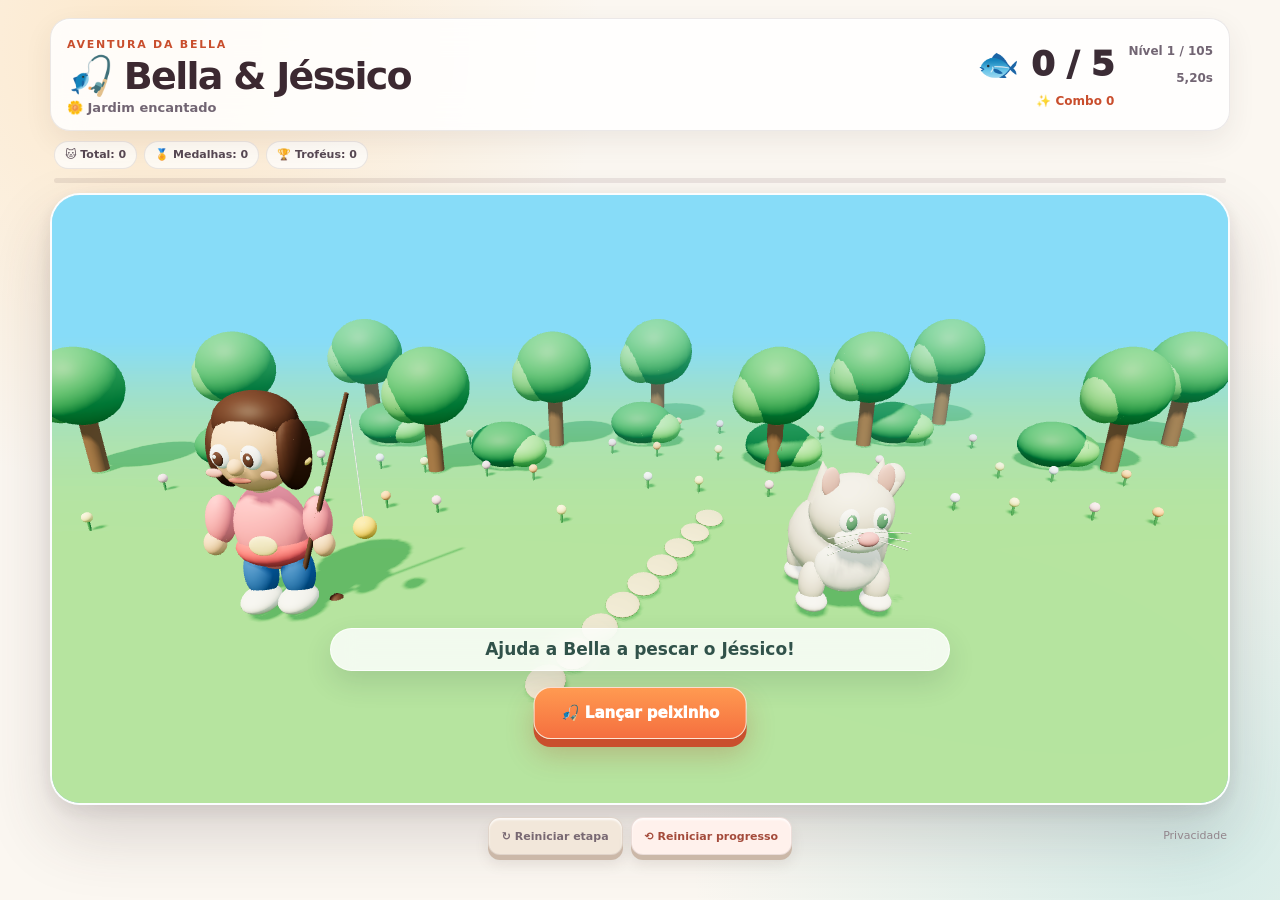
<file: index.html>
<!doctype html>
<html lang="pt-BR">
<head>
  <meta charset="UTF-8"/><meta name="viewport" content="width=device-width,initial-scale=1.0"/>
  <meta name="theme-color" content="#fbf7f1"/><meta name="description" content="Uma aventura 3D com Bella, Jéssico, Black e as calopsitas."/>
  <link rel="icon" href="./favicon.svg" type="image/svg+xml"/><title>Pescando com a Bella</title>
  <script type="module" crossorigin src="./index-B7GgNwq3.js"></script>
  <link rel="stylesheet" crossorigin href="./index-BqiIAz38.css"/><link rel="stylesheet" href="./premium-pass.css"/>
</head>
<body><main>
<header><div><span class="eyebrow">AVENTURA DA BELLA</span><h1>🎣 Bella &amp; Jéssico</h1><div id="world">🌼 Jardim encantado</div></div><div class="scoreboard"><span id="score">🐟 0 / 5</span><span id="level">Nível 1 / 105</span><span id="seconds">5,20s</span><span id="streak">✨ Combo 0</span></div></header>
<div class="awards"><span id="lifetime">🐱 Total: 0</span><span id="medals">🏅 Medalhas: 0</span><span id="trophies">🏆 Troféus: 0</span></div><div class="progress"><div id="progressfill"></div></div>
<section id="scene" class="garden"><div id="decor-back"></div><div class="sun">☀️</div><div class="cloud">☁️</div><div class="cloud second">☁️</div><div id="decor-front"></div><div id="boat" hidden>⛵</div><div id="bella"><span class="character">👧🏻</span><small>Bella</small></div><div id="rod">🎣</div><div id="fish">🐟</div><div id="cat" role="button" tabindex="0" aria-label="Capturar Jéssico"><span class="character">🐱</span><small>Jéssico</small></div><div id="black" class="bonus-target" role="button" tabindex="0" aria-label="Capturar Black" hidden><span>🐈‍⬛</span><small>Black</small></div><div id="bird1" class="bonus-target bird bird-one" role="button" tabindex="0" aria-label="Capturar primeira calopsita" hidden><span>🐦</span></div><div id="bird2" class="bonus-target bird bird-two" role="button" tabindex="0" aria-label="Capturar segunda calopsita" hidden><span>🐦</span></div><div id="particles"></div><button id="cast">🎣 Lançar peixinho</button><div id="message">Ajuda a Bella a pescar o Jéssico!</div><div id="timebar"><div id="timefill"></div></div><div id="win" hidden><div class="winicon" id="winicon">🏆</div><h2 id="wintitle">Etapa concluída!</h2><p id="wintext"></p><button id="again">Próxima etapa →</button></div></section>
<footer><button id="reset">↻ Reiniciar etapa</button><button id="resetall">⟲ Reiniciar progresso</button><a class="privacy-link" href="./privacidade.html">Privacidade</a></footer>
</main></body></html>
</file>
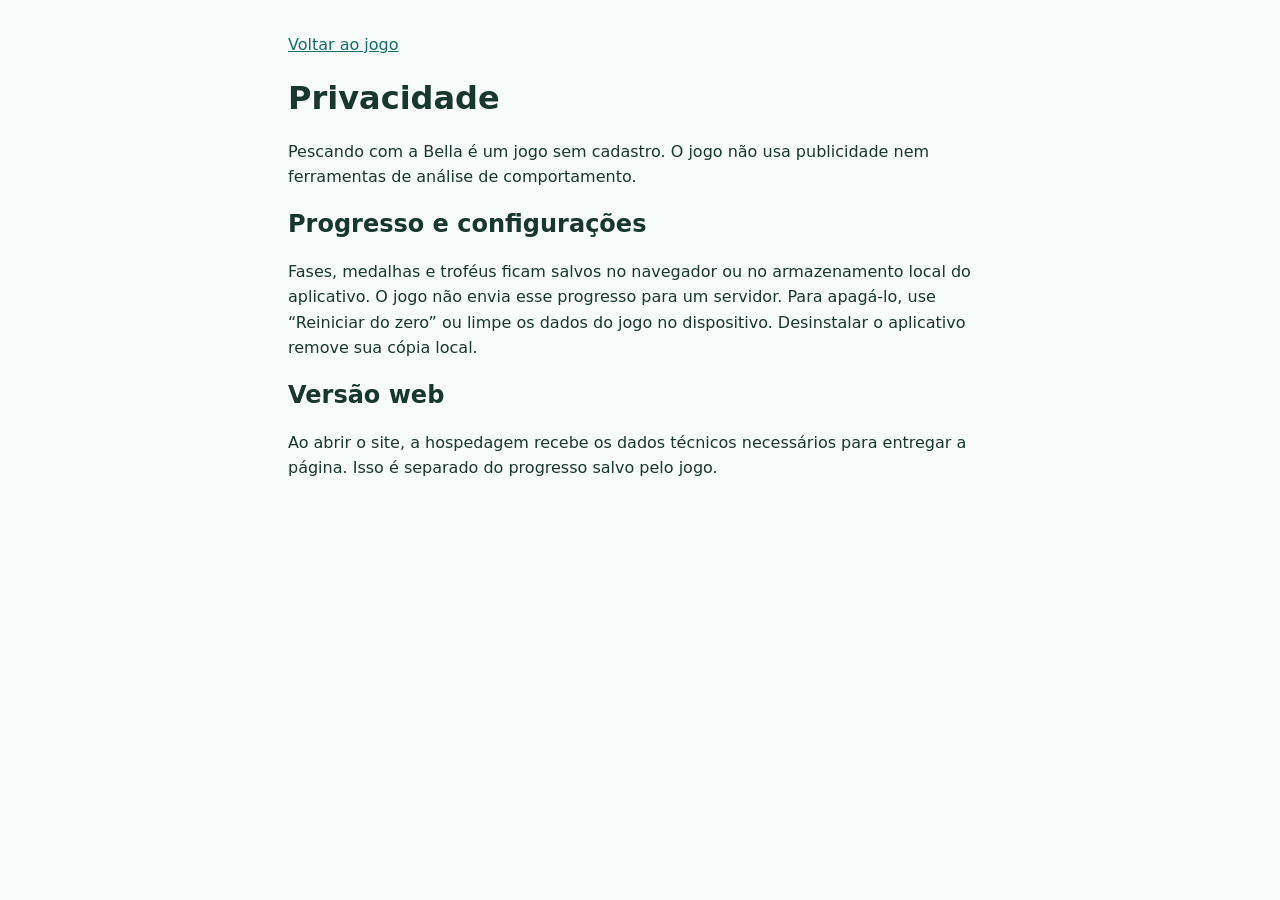
<file: privacidade.html>
<!doctype html><html lang="pt-BR"><head><meta charset="utf-8"><meta name="viewport" content="width=device-width,initial-scale=1"><title>Privacidade | Pescando com a Bella</title><style>body{margin:0;background:#f7fbf9;color:#18372f;font:1rem/1.6 system-ui}main{margin:2rem auto;max-width:44rem;padding:0 1.25rem}h1,h2{line-height:1.2}a{color:#146b6b}</style></head><body><main>
<a href="./">Voltar ao jogo</a>
<h1>Privacidade</h1><p>Pescando com a Bella é um jogo sem cadastro. O jogo não usa publicidade nem ferramentas de análise de comportamento.</p>
<h2>Progresso e configurações</h2><p>Fases, medalhas e troféus ficam salvos no navegador ou no armazenamento local do aplicativo. O jogo não envia esse progresso para um servidor. Para apagá-lo, use “Reiniciar do zero” ou limpe os dados do jogo no dispositivo. Desinstalar o aplicativo remove sua cópia local.</p>
<h2>Versão web</h2><p>Ao abrir o site, a hospedagem recebe os dados técnicos necessários para entregar a página. Isso é separado do progresso salvo pelo jogo.</p>
</main></body></html>
</file>
<file: index-BqiIAz38.css>
*,:before,:after{--tw-border-spacing-x:0;--tw-border-spacing-y:0;--tw-translate-x:0;--tw-translate-y:0;--tw-rotate:0;--tw-skew-x:0;--tw-skew-y:0;--tw-scale-x:1;--tw-scale-y:1;--tw-pan-x: ;--tw-pan-y: ;--tw-pinch-zoom: ;--tw-scroll-snap-strictness:proximity;--tw-gradient-from-position: ;--tw-gradient-via-position: ;--tw-gradient-to-position: ;--tw-ordinal: ;--tw-slashed-zero: ;--tw-numeric-figure: ;--tw-numeric-spacing: ;--tw-numeric-fraction: ;--tw-ring-inset: ;--tw-ring-offset-width:0px;--tw-ring-offset-color:#fff;--tw-ring-color:#3b82f680;--tw-ring-offset-shadow:0 0 #0000;--tw-ring-shadow:0 0 #0000;--tw-shadow:0 0 #0000;--tw-shadow-colored:0 0 #0000;--tw-blur: ;--tw-brightness: ;--tw-contrast: ;--tw-grayscale: ;--tw-hue-rotate: ;--tw-invert: ;--tw-saturate: ;--tw-sepia: ;--tw-drop-shadow: ;--tw-backdrop-blur: ;--tw-backdrop-brightness: ;--tw-backdrop-contrast: ;--tw-backdrop-grayscale: ;--tw-backdrop-hue-rotate: ;--tw-backdrop-invert: ;--tw-backdrop-opacity: ;--tw-backdrop-saturate: ;--tw-backdrop-sepia: ;--tw-contain-size: ;--tw-contain-layout: ;--tw-contain-paint: ;--tw-contain-style: }::backdrop{--tw-border-spacing-x:0;--tw-border-spacing-y:0;--tw-translate-x:0;--tw-translate-y:0;--tw-rotate:0;--tw-skew-x:0;--tw-skew-y:0;--tw-scale-x:1;--tw-scale-y:1;--tw-pan-x: ;--tw-pan-y: ;--tw-pinch-zoom: ;--tw-scroll-snap-strictness:proximity;--tw-gradient-from-position: ;--tw-gradient-via-position: ;--tw-gradient-to-position: ;--tw-ordinal: ;--tw-slashed-zero: ;--tw-numeric-figure: ;--tw-numeric-spacing: ;--tw-numeric-fraction: ;--tw-ring-inset: ;--tw-ring-offset-width:0px;--tw-ring-offset-color:#fff;--tw-ring-color:#3b82f680;--tw-ring-offset-shadow:0 0 #0000;--tw-ring-shadow:0 0 #0000;--tw-shadow:0 0 #0000;--tw-shadow-colored:0 0 #0000;--tw-blur: ;--tw-brightness: ;--tw-contrast: ;--tw-grayscale: ;--tw-hue-rotate: ;--tw-invert: ;--tw-saturate: ;--tw-sepia: ;--tw-drop-shadow: ;--tw-backdrop-blur: ;--tw-backdrop-brightness: ;--tw-backdrop-contrast: ;--tw-backdrop-grayscale: ;--tw-backdrop-hue-rotate: ;--tw-backdrop-invert: ;--tw-backdrop-opacity: ;--tw-backdrop-saturate: ;--tw-backdrop-sepia: ;--tw-contain-size: ;--tw-contain-layout: ;--tw-contain-paint: ;--tw-contain-style: }*,:before,:after{box-sizing:border-box;border:0 solid #e5e7eb}:before,:after{--tw-content:""}html,:host{-webkit-text-size-adjust:100%;-moz-tab-size:4;tab-size:4;font-feature-settings:normal;font-variation-settings:normal;-webkit-tap-highlight-color:transparent;font-family:ui-sans-serif,system-ui,-apple-system,BlinkMacSystemFont,Segoe UI,Roboto,Noto Sans,Ubuntu,Cantarell,Helvetica Neue,sans-serif,Apple Color Emoji,Segoe UI Emoji,Segoe UI Symbol,Noto Color Emoji;line-height:1.5}body{line-height:inherit;margin:0}hr{height:0;color:inherit;border-top-width:1px}abbr:where([title]){-webkit-text-decoration:underline dotted;text-decoration:underline dotted}h1,h2,h3,h4,h5,h6{font-size:inherit;font-weight:inherit}a{color:inherit;-webkit-text-decoration:inherit;text-decoration:inherit}b,strong{font-weight:bolder}code,kbd,samp,pre{font-feature-settings:normal;font-variation-settings:normal;font-family:ui-monospace,SFMono-Regular,Menlo,Monaco,Consolas,Liberation Mono,Courier New,monospace;font-size:1em}small{font-size:80%}sub,sup{vertical-align:baseline;font-size:75%;line-height:0;position:relative}sub{bottom:-.25em}sup{top:-.5em}table{text-indent:0;border-color:inherit;border-collapse:collapse}button,input,optgroup,select,textarea{font-feature-settings:inherit;font-variation-settings:inherit;font-family:inherit;font-size:100%;font-weight:inherit;line-height:inherit;letter-spacing:inherit;color:inherit;margin:0;padding:0}button,select{text-transform:none}button{-webkit-appearance:button;background-color:#0000;background-image:none}input:where([type=button]){-webkit-appearance:button;background-color:#0000;background-image:none}input:where([type=reset]){-webkit-appearance:button;background-color:#0000;background-image:none}input:where([type=submit]){-webkit-appearance:button;background-color:#0000;background-image:none}:-moz-focusring{outline:auto}:-moz-ui-invalid{box-shadow:none}progress{vertical-align:baseline}::-webkit-inner-spin-button{height:auto}::-webkit-outer-spin-button{height:auto}[type=search]{-webkit-appearance:textfield;outline-offset:-2px}::-webkit-search-decoration{-webkit-appearance:none}::-webkit-file-upload-button{-webkit-appearance:button;font:inherit}summary{display:list-item}blockquote,dl,dd,h1,h2,h3,h4,h5,h6,hr,figure,p,pre{margin:0}fieldset{margin:0;padding:0}legend{padding:0}ol,ul,menu{margin:0;padding:0;list-style:none}dialog{padding:0}textarea{resize:vertical}input::-moz-placeholder{opacity:1;color:#9ca3af}textarea::-moz-placeholder{opacity:1;color:#9ca3af}input::placeholder,textarea::placeholder{opacity:1;color:#9ca3af}button,[role=button]{cursor:pointer}:disabled{cursor:default}img,svg,video,canvas,audio,iframe,embed,object{vertical-align:middle;display:block}img,video{max-width:100%;height:auto}[hidden]:where(:not([hidden=until-found])){display:none}.container{width:100%}@media (min-width:640px){.container{max-width:640px}}@media (min-width:768px){.container{max-width:768px}}@media (min-width:1024px){.container{max-width:1024px}}@media (min-width:1280px){.container{max-width:1280px}}@media (min-width:1536px){.container{max-width:1536px}}.visible{visibility:visible}.hidden{display:none}.resize{resize:both}.shadow{--tw-shadow:0 1px 3px 0 #0000001a, 0 1px 2px -1px #0000001a;--tw-shadow-colored:0 1px 3px 0 var(--tw-shadow-color), 0 1px 2px -1px var(--tw-shadow-color);box-shadow:var(--tw-ring-offset-shadow,0 0 #0000), var(--tw-ring-shadow,0 0 #0000), var(--tw-shadow)}*{box-sizing:border-box}body{color:#533a34;background:radial-gradient(circle at top,#fffdf2,#fce7d6);margin:0;font-family:system-ui,-apple-system,BlinkMacSystemFont,Segoe UI,Roboto,Noto Sans,Ubuntu,Cantarell,Helvetica Neue,sans-serif}main{max-width:840px;margin:10px auto;padding:12px}header{justify-content:space-between;align-items:center;gap:12px;margin-bottom:8px;display:flex}.eyebrow{letter-spacing:2px;color:#b97a5c;font-size:11px;font-weight:900}h1{margin:0;font-size:max(23px,min(5vw,34px));font-weight:900}#world{color:#b06a42;font-weight:900}.scoreboard{text-align:right;gap:3px;font-weight:900;display:grid}#score{font-size:22px}#streak{color:#df8d2e;font-size:12px}#level{color:#6c8c4a;font-size:13px}#seconds{color:#a2683d;font-size:13px}.progress{background:#e7d8c4;border-radius:30px;height:9px;margin-bottom:12px;overflow:hidden}#progressfill{background:#f4a652;width:0;height:100%;transition:width .3s}#scene{isolation:isolate;border:5px solid #fff;border-radius:32px;height:min(63vh,490px);min-height:375px;transition:background 1s;position:relative;overflow:hidden;box-shadow:0 15px 40px #9d74533d}#scene.garden{background:linear-gradient(#a2dff4 0%,#e2f8ee 65%,#8ed180 65%,#5db66c)}#scene.snow{background:linear-gradient(#8bc9ee,#e8f8ff 66%,#d3eff9 66%,#f6fdff)}#scene.desert{background:linear-gradient(#86d5ed,#ffebbd 65%,#edc475 65%,#d99d55)}#scene.forest{background:linear-gradient(#397e7a,#a6d6a1 65%,#4d9a59 65%,#285c37)}#scene.beach{background:linear-gradient(#77d3ef,#dff9f9 60%,#49bcd2 60%,#f6dd9c 82%)}#scene.farm{background:linear-gradient(#a4d9ee,#e7f6df 65%,#93c876 65%,#6dab52)}#scene.ocean{background:linear-gradient(#8bcff2,#d1eff9 48%,#2aadd0 48%,#087caa)}#scene.highsea{background:linear-gradient(#536c9b,#a6c9e3 44%,#2a7eac 44%,#15486f)}.sun{font-size:55px;animation:25s linear infinite sunspin;position:absolute;top:9%;right:12%}.cloud{font-size:55px;animation:12s ease-in-out infinite alternate drift;position:absolute;top:8%;left:14%}.second{font-size:40px;animation-duration:16s;top:23%;left:68%}#decor-back,#decor-front{pointer-events:none;position:absolute;top:0;bottom:0;left:0;right:0}#decor-back{opacity:.85;font-size:max(30px,min(7vw,62px))}#decor-front{z-index:1;font-size:max(23px,min(5vw,40px))}.decoration{animation:3s ease-in-out infinite bob;position:absolute}#bella{z-index:3;font-size:max(75px,min(17vw,125px));animation:2.4s ease-in-out infinite bob;position:absolute;bottom:20%;left:7%}.character{filter:drop-shadow(0 8px 3px #4c82464d);display:block}small{text-align:center;background:#ffffffd9;border-radius:20px;padding:2px 8px;font-size:15px;font-weight:900;display:block}#rod{z-index:3;transform-origin:0 100%;font-size:58px;position:absolute;top:25%;left:32%;transform:rotate(-20deg)}#rod.cast{animation:.5s ease-out rodcast}#cat{cursor:pointer;touch-action:manipulation;-webkit-user-select:none;user-select:none;z-index:5;will-change:left;font-size:max(75px,min(15vw,115px));transition:left .48s,bottom .4s ease-in-out;position:absolute;bottom:20%;left:77%}#cat.caught .character{animation:.45s ease-out catcaught}#fish{z-index:4;pointer-events:none;filter:drop-shadow(0 4px 4px #527c8a44);font-size:50px;animation:1.8s ease-in-out infinite fishfloat;position:absolute;top:32%;left:51%}#fish.cast{animation:.55s ease-out fishcast}#message{text-align:center;color:#234d3b;text-shadow:0 2px 3px #ffffffbd;z-index:6;font-size:max(15px,min(3vw,21px));font-weight:900;position:absolute;bottom:7%;left:5%;right:5%}#timebar{opacity:0;z-index:6;background:#fff9;border-radius:20px;width:60%;height:8px;position:absolute;bottom:2%;left:20%;overflow:hidden}#timebar.active{opacity:1}#timefill{transform-origin:0;background:#ffb75b;width:100%;height:100%}#timebar.active #timefill{animation:countdown var(--duration,3s) linear forwards}#particles{pointer-events:none;z-index:8;position:absolute;top:0;bottom:0;left:0;right:0}.particle{font-size:25px;animation:.85s ease-out forwards pop;position:absolute}#boat{z-index:2;font-size:max(100px,min(25vw,180px));animation:2s ease-in-out infinite boatfloat;position:absolute;bottom:15%;left:2%}#scene.boating #rod{top:20%}footer{flex-wrap:wrap;justify-content:center;gap:12px;margin-top:18px;display:flex}button{color:#4a3025;cursor:pointer;background:#ffb45f;border:0;border-radius:18px;padding:15px 22px;font:900 17px Nunito;box-shadow:0 5px #cf8647}button:active{transform:translateY(4px)}#reset{background:#f2e7da;box-shadow:0 5px #c9b7a3}#resetall{color:#a44b3b;background:#fff1ec;box-shadow:0 5px #e7b6a9}footer p{text-align:center;color:#937568;width:100%;margin:3px;font-size:13px}#win{z-index:10;text-align:center;background:#fff7e8f2;flex-direction:column;justify-content:center;align-items:center;animation:.3s appear;display:flex;position:absolute;top:0;bottom:0;left:0;right:0}#win[hidden]{display:none}#win .winicon{font-size:76px;animation:1s infinite bob}#win h2{margin:0;font-size:max(27px,min(6vw,40px))}#win p{margin:8px 20px 22px;font-weight:800}@keyframes sunspin{to{transform:rotate(360deg)}}@keyframes drift{to{transform:translate(55px)}}@keyframes bob{50%{transform:translateY(-8px)}}@keyframes boatfloat{50%{transform:translateY(-13px)rotate(3deg)}}@keyframes catidle{50%{transform:rotate(5deg)translateY(-5px)}}@keyframes catjump{to{transform:translate(-22px,-65px)rotate(-15deg)scale(1.12)}}@keyframes catcaught{50%{transform:scale(1.3)rotate(20deg)}}@keyframes fishfloat{50%{transform:translateY(10px)rotate(8deg)}}@keyframes fishcast{0%{transform:translate(-130px,-100px)scale(.5)}to{transform:translate(0)}}@keyframes rodcast{50%{transform:rotate(35deg)}}@keyframes countdown{to{transform:scaleX(0)}}@keyframes pop{to{transform:translate(var(--dx),var(--dy)) rotate(45deg) scale(.4);opacity:0}}@keyframes appear{0%{opacity:0;transform:scale(.94)}to{opacity:1;transform:scale(1)}}@media (max-width:480px){main{margin:0;padding:10px}#scene{min-height:420px}#bella{left:2%}#cat{font-size:76px}#rod{left:27%}#fish{left:48%}button{padding:13px 16px;font-size:15px}#scene.boating #bella{left:9%}}@media (prefers-reduced-motion:reduce){.cloud,.sun,.decoration,#bella,#boat,#fish,#cat .character{animation:none}}.awards{flex-wrap:wrap;gap:8px;margin:0 0 10px;font-size:12px;font-weight:900;display:flex}.awards span{background:#fff9ee;border:1px solid #efd9bc;border-radius:30px;padding:6px 10px}.bonus-target{z-index:5;cursor:pointer;touch-action:manipulation;-webkit-user-select:none;user-select:none;filter:drop-shadow(0 6px 4px #3335);font-size:max(52px,min(11vw,84px));transition:left .5s,top .5s ease-in-out;position:absolute}.bonus-target[hidden]{display:none}#black{bottom:23%;left:60%}.bird{font-size:max(40px,min(8vw,62px));top:20%}.bird-one{left:65%}.bird-two{left:35%}.bird:not([hidden]) span{animation:1.2s ease-in-out infinite alternate birdflight;display:block}.bird-two:not([hidden]) span{animation-delay:.5s}#cat[hidden]{display:none}#cat,#black,#bird1,#bird2{touch-action:manipulation}#cat{min-width:64px;min-height:72px}#black{min-width:60px;min-height:70px}#win p{white-space:pre-line;max-width:480px;line-height:1.6}@keyframes birdflight{to{transform:translate(24px,-28px)rotate(16deg)}}#scene.escape-effect #cat .character,#scene.escape-effect #black span{animation:.55s ease-out escape-dash}@keyframes escape-dash{0%{transform:translate(0)rotate(0)}45%{transform:translate(26px)rotate(15deg)}to{opacity:.25;transform:translate(110px)rotate(-18deg)}}#scene.volcano{background:linear-gradient(#7b617b,#e6a06c 63%,#b6513c 63%,#743c3c)}#scene.city{background:linear-gradient(#6776b2,#e1a4c6 64%,#7c8395 64%,#4b516a)}#scene.castle{background:linear-gradient(#a6c7f2,#e9e0fa 65%,#a8c48b 65%,#5b9a64)}#scene.jungle{background:linear-gradient(#3b8e77,#91d8a1 65%,#4a9851 65%,#246b42)}#scene.candy{background:linear-gradient(#f3b6e0,#ffe5f2 65%,#e5b6db 65%,#cb8bc4)}#scene.space{background:linear-gradient(#181c53,#454080 70%,#695a98 70%,#34315e)}#scene.undersea{background:linear-gradient(#4a9fc2,#71c9d5 60%,#2b8ea9 60%,#155c83)}#scene.pirate{background:linear-gradient(#87c9ef,#e8e0bb 60%,#49b3c6 60%,#226f9c)}#scene.dino{background:linear-gradient(#a8d9c5,#d8e6a0 65%,#8eb96e 65%,#557c47)}#scene.stars{background:linear-gradient(#171b49,#353b78 65%,#535b96 65%,#252c5d)}#scene.tokyo{background:linear-gradient(#93c6e7,#f8c8da 64%,#93a3b8 64%,#626b89)}#scene.rio{background:linear-gradient(#8bd7f0,#e5f9ee 60%,#56bfc8 60%,#e7d29b 84%)}#scene.novatrento{background:linear-gradient(#9acde8,#eaf5d9 62%,#9ecb86 62%,#5f9b5b)}#scene{height:max(320px,min(55dvh,460px));min-height:320px}#cat,#black{min-width:58px;min-height:65px;font-size:max(54px,min(10vw,82px));bottom:23%}#bella{font-size:max(65px,min(13vw,100px));bottom:24%;left:3%}#rod{font-size:46px;top:24%;left:25%}#fish{font-size:38px}#message{font-size:max(13px,min(2.8vw,18px));bottom:7%}#cat,#black{transition:left .3s linear,top .3s}#cat .character{animation:1.1s ease-in-out infinite catidle}#cat.jump .character{animation:.38s ease-in-out infinite alternate catjump}#scene.boating #bella{font-size:max(58px,min(11vw,85px));bottom:35%;left:7%}#scene.boating #cat,#scene.boating #black{bottom:25%}#boat{font-size:max(80px,min(19vw,135px))}#cat[hidden],#black[hidden],#bird1[hidden],#bird2[hidden],#boat[hidden]{display:none!important}@media (max-width:480px){main{padding:7px}header{gap:5px}h1{font-size:22px}.eyebrow{font-size:9px}#world{font-size:12px}.scoreboard{gap:1px}#score{font-size:17px}.awards{gap:4px;margin-bottom:6px}.awards span{padding:4px 7px;font-size:10px}#scene{border-width:3px;height:max(320px,min(52dvh,420px));min-height:320px}#bella{font-size:62px;bottom:24%;left:1%}#cat,#black{min-width:54px;min-height:65px;font-size:56px}#rod{font-size:37px;left:21%}#fish{font-size:34px;left:45%}footer{gap:8px;margin-top:10px}footer button{padding:10px 12px;font-size:13px}footer p{font-size:11px}#scene.boating #bella{font-size:54px;left:4%}}#scene.has-webgl{perspective:none;transform-style:flat;background:#8ecce4!important}#scene.has-webgl .world3d{z-index:3;touch-action:manipulation;cursor:crosshair;width:100%;height:100%;display:block;position:absolute;top:0;bottom:0;left:0;right:0}#scene.has-webgl #decor-back,#scene.has-webgl #decor-front,#scene.has-webgl .sun,#scene.has-webgl .cloud,#scene.has-webgl #boat,#scene.has-webgl #bella,#scene.has-webgl #rod,#scene.has-webgl #fish,#scene.has-webgl #cat,#scene.has-webgl #black,#scene.has-webgl #bird1,#scene.has-webgl #bird2{opacity:0;pointer-events:none}#scene.has-webgl #message{z-index:7}#scene.has-webgl #timebar{z-index:8}#scene.has-webgl #particles{z-index:9}#scene.has-webgl #win{z-index:11}#scene{perspective:850px;transform-style:preserve-3d;box-shadow:0 25px 55px #4e5c4a35,inset 0 3px 18px #fff8}#scene:before{content:"";pointer-events:none;z-index:0;mix-blend-mode:soft-light;background:radial-gradient(at 48% 18%,#ffffff80,#0000 65%),linear-gradient(110deg,#ffffff25,#0000 48%,#00000014);position:absolute;top:0;bottom:0;left:0;right:0}#scene:after{content:"";pointer-events:none;z-index:0;background:radial-gradient(#ffffff40,#183d2215 65%,#0000 72%);border-radius:50% 50% 0 0;height:43%;position:absolute;bottom:-20%;left:-10%;right:-10%;transform:rotateX(65deg)translateZ(3px)}#decor-back{transform:translate3d(var(--parallax-back,0px),0,-90px) scale(1.12);filter:blur(.6px)saturate(.9)}#decor-front{transform:translate3d(var(--parallax-front,0px),0,35px);filter:drop-shadow(0 12px 7px #193a2a50)}.decoration{text-shadow:0 6px 1px #fff2,0 14px 12px #243e3e55;transform-style:preserve-3d}.sun{filter:drop-shadow(0 0 24px #ffed9b);transform:translateZ(-60px)}.cloud{filter:drop-shadow(0 9px 7px #3c8eaa22)}#bella{transform-style:preserve-3d;filter:drop-shadow(0 16px 9px #28492d70)}#bella .character{text-shadow:2px 6px 1px #fff6;transform:rotateY(-9deg)translateZ(15px)}#cat,#black,.bird{transform-style:preserve-3d;filter:drop-shadow(0 13px 8px #233d3866)}#cat .character,#black>span,.bird>span{transform-style:preserve-3d;text-shadow:1px 4px 1px #ffffff60}#cat:after,#black:after{content:"";filter:blur(7px);z-index:-1;pointer-events:none;background:#183c2d50;border-radius:50%;height:13px;display:block;position:absolute;bottom:11%;left:12%;right:12%}#fish{filter:drop-shadow(0 10px 6px #214b6c60)saturate(1.3)}#rod{filter:drop-shadow(0 7px 3px #273a3060)}#boat{filter:drop-shadow(0 15px 8px #064c6477)}#message{-webkit-backdrop-filter:blur(5px);backdrop-filter:blur(5px);background:#ffffffb8;border:1px solid #ffffffc9;border-radius:16px;padding:7px 9px;bottom:5%;left:12%;right:12%;box-shadow:0 7px 15px #213f2a24}#timebar{z-index:7;bottom:1.5%}#win{-webkit-backdrop-filter:blur(14px);backdrop-filter:blur(14px)}#win .winicon{filter:drop-shadow(0 12px 8px #b67b4166)}#cast{background:linear-gradient(160deg,#ffe1a4,#ffaf50 62%,#ec9345);box-shadow:inset 0 2px 2px #ffffffb9,0 6px #c87b3e,0 12px 18px #c87b3e33}#reset,#resetall{box-shadow:inset 0 2px 2px #fffc,0 5px #cbb8a8,0 9px 13px #705f5520}.awards span{box-shadow:inset 0 1px 2px #fff,0 4px 10px #87634217}@media (max-width:480px){#message{padding:6px 7px;font-size:12px;left:5%;right:5%}#scene{perspective:600px}#decor-back{filter:none}}@media (prefers-reduced-motion:reduce){#decor-back,#decor-front{transform:none!important}}#scene.has-webgl #message{pointer-events:none;bottom:3.5%}#scene.has-webgl #timebar{pointer-events:none}@media (max-width:480px){#scene{height:max(242px,min(50svh,398px));min-height:242px}#scene.has-webgl{perspective:none}}#scene:not(.has-webgl) .world3d{display:none}@media (prefers-reduced-motion:reduce){#cat,#black,.bird{transition:none}#cat .character{animation:none}}
</file>
<file: premium-pass.css>
:root{color-scheme:light;--ink:#2f2632;--muted:#726573;--paper:rgba(255,255,255,.86);--line:rgba(93,73,84,.12);--brand:#ff7846;--brand-dark:#c94e2d;--focus:#246fa5}*{box-sizing:border-box}
body{min-height:100dvh;color:var(--ink);background:radial-gradient(circle at 12% 5%,rgba(255,207,141,.38),transparent 28rem),radial-gradient(circle at 94% 94%,rgba(117,207,207,.28),transparent 32rem),#fbf7f1;font-family:Inter,ui-rounded,"Nunito Sans",system-ui,-apple-system,sans-serif}main{width:min(1180px,calc(100% - 32px));max-width:none;margin:0 auto;padding:18px 0 24px}
header{display:grid;grid-template-columns:minmax(0,1fr) auto;align-items:center;gap:18px;margin:0 0 10px;padding:12px 16px;border:1px solid var(--line);border-radius:20px;background:var(--paper);box-shadow:0 10px 28px rgba(63,45,53,.08),inset 0 1px rgba(255,255,255,.95);backdrop-filter:blur(16px)}header h1{margin:2px 0 3px;color:#3c2931;font-family:inherit;font-size:clamp(24px,3vw,38px);line-height:1;letter-spacing:-.045em}.eyebrow{color:var(--brand-dark);font-size:11px;font-weight:900;letter-spacing:.16em}#world{color:var(--muted);font-size:13px;font-weight:800}
.scoreboard{display:grid;grid-template-columns:repeat(2,auto);align-items:center;gap:2px 14px;min-width:210px;text-align:right;font-variant-numeric:tabular-nums}.scoreboard span{white-space:nowrap}#score{grid-row:1/span 2;align-self:center;color:#3b2c35;font-size:clamp(24px,3vw,34px);font-weight:950}#level,#seconds,#streak{color:var(--muted);font-size:12px;font-weight:850}#streak{color:var(--brand-dark)}
.awards{display:flex;align-items:center;gap:7px;margin:0 0 9px;padding:0 4px}.awards span{padding:5px 10px;border:1px solid var(--line);border-radius:999px;background:rgba(255,255,255,.72);color:#574853;box-shadow:none;font-size:11px;font-weight:850}.progress{height:5px;margin:0 4px 10px;border-radius:99px;background:rgba(76,55,63,.1)}#progressfill{border-radius:inherit;background:linear-gradient(90deg,#ff9f50,#ff7048);box-shadow:0 0 14px rgba(255,113,69,.36)}
#scene{width:100%;height:clamp(500px,68dvh,700px);min-height:500px;border:2px solid rgba(255,255,255,.96);border-radius:30px;background:#a9deea;box-shadow:0 30px 65px rgba(64,50,55,.18),0 6px 18px rgba(64,50,55,.1),inset 0 1px rgba(255,255,255,.8);overflow:hidden}#scene.has-webgl{background:#91d2e4!important}#scene.has-webgl .world3d{outline:0;filter:saturate(1.13) contrast(1.045)}#scene.has-webgl #decor-back,#scene.has-webgl #decor-front,#scene.has-webgl .sun,#scene.has-webgl .cloud,#scene.has-webgl #boat,#scene.has-webgl #bella,#scene.has-webgl #rod,#scene.has-webgl #fish,#scene.has-webgl #cat,#scene.has-webgl #black,#scene.has-webgl #bird1,#scene.has-webgl #bird2{visibility:hidden}
#message{left:50%;right:auto;bottom:18px;width:min(620px,calc(100% - 40px));max-width:none;transform:translateX(-50%);padding:10px 16px;border:1px solid rgba(255,255,255,.82);border-radius:999px;background:rgba(255,255,255,.82);color:#31524a;box-shadow:0 12px 28px rgba(39,65,57,.14);backdrop-filter:blur(12px);font-size:clamp(13px,1.8vw,17px);line-height:1.25;text-shadow:none;transition:bottom .18s ease}
#scene #cast{position:absolute;z-index:12;left:50%;bottom:64px;transform:translateX(-50%);min-width:210px;min-height:52px;padding:12px 26px;border:1px solid rgba(255,255,255,.75);border-radius:17px;background:linear-gradient(180deg,#ff9a51,#f56f3f);color:#fff;box-shadow:0 8px 0 #c94f2d,0 15px 28px rgba(171,65,36,.28);font-family:inherit;font-size:15px;font-weight:950;transition:transform .14s ease,opacity .16s ease,box-shadow .14s ease,filter .14s ease}#scene #cast:hover{filter:brightness(1.05);transform:translateX(-50%) translateY(-1px)}#scene #cast:active{transform:translateX(-50%) translateY(3px);box-shadow:0 4px 0 #c94f2d,0 9px 18px rgba(171,65,36,.22)}#scene:has(#timebar.active) #cast{opacity:0;pointer-events:none;transform:translateX(-50%) translateY(8px)}#scene:not(:has(#timebar.active)) #message{bottom:132px}#timebar{bottom:9px;width:min(420px,52%);height:4px;left:50%;transform:translateX(-50%);background:rgba(255,255,255,.54)}
footer{position:relative;display:flex;justify-content:center;align-items:center;gap:8px;margin:12px 0 0}footer button{min-height:38px;padding:8px 13px;border:1px solid var(--line);border-radius:12px;background:rgba(255,255,255,.7);color:#786872;box-shadow:none;font-family:inherit;font-size:11px;font-weight:800;transition:transform .13s ease,background .13s ease}footer button:hover{background:#fff;transform:translateY(-1px)}.privacy-link{position:absolute;right:3px;color:#92858c;font-size:11px;text-decoration:none}.privacy-link:hover{text-decoration:underline}button:focus-visible,a:focus-visible,[role=button]:focus-visible{outline:3px solid var(--focus);outline-offset:3px}
@media(max-width:760px){main{width:min(100% - 18px,1180px);padding-top:9px}header{padding:10px 12px;border-radius:17px}.scoreboard{min-width:165px;gap-inline:8px}#scene{height:clamp(410px,64dvh,590px);min-height:410px;border-radius:24px}.awards{overflow-x:auto;scrollbar-width:none}.awards::-webkit-scrollbar{display:none}.privacy-link{position:static;margin-left:auto}}
@media(max-width:520px){header{grid-template-columns:1fr;gap:8px}.scoreboard{grid-template-columns:auto repeat(3,1fr);min-width:0;text-align:left}#score{grid-row:auto;font-size:22px}#level,#seconds,#streak{align-self:center;text-align:center}.awards span{padding:5px 8px;font-size:10px}#scene{height:58dvh;min-height:390px}#scene #cast{bottom:57px;width:calc(100% - 34px);min-width:0;min-height:50px}#message{bottom:14px;width:calc(100% - 22px);padding:9px 12px}#scene:not(:has(#timebar.active)) #message{bottom:119px}#timebar{bottom:6px;width:64%}footer{flex-wrap:wrap}.privacy-link{width:100%;margin:2px 0 0;text-align:center}}
@media(prefers-reduced-motion:reduce){button,#scene,#progressfill{transition-duration:.01ms!important}}
</file>
